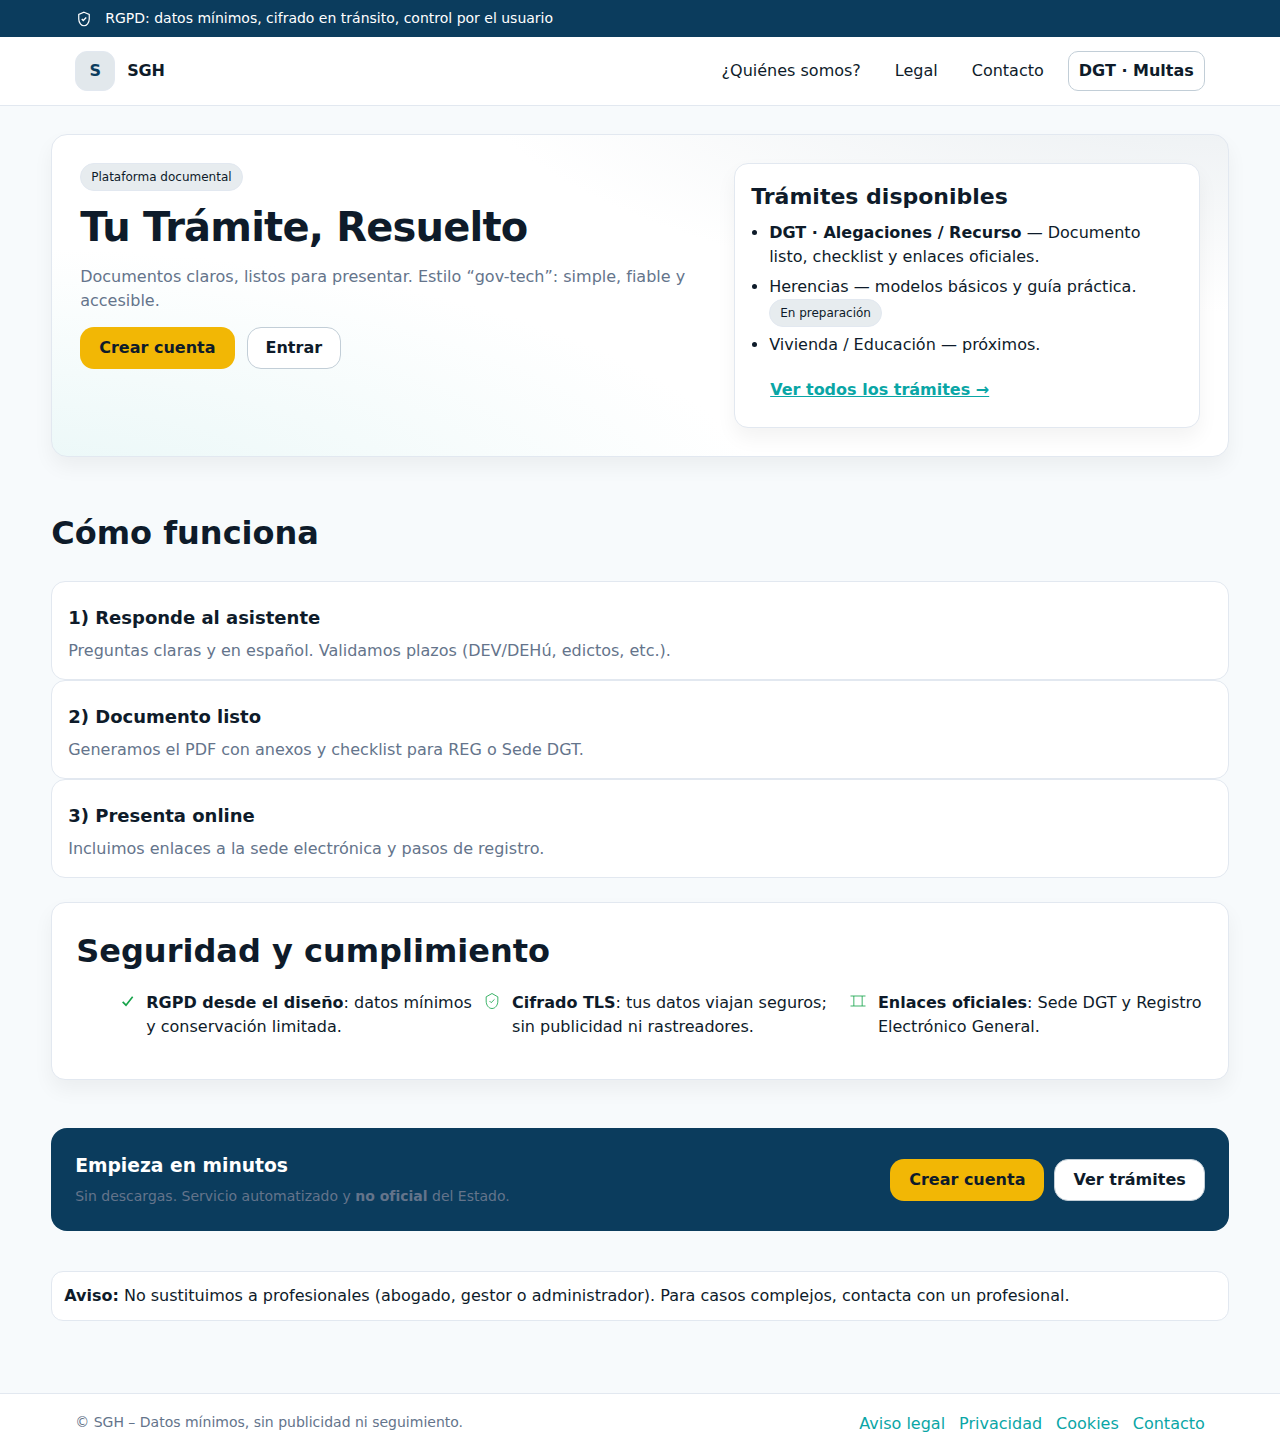
<file: index.html>
<!doctype html>
<html lang="es-ES">
<head>
  <meta charset="utf-8">
  <meta name="viewport" content="width=device-width,initial-scale=1">
  <title>SGH | Tu Trámite, Resuelto</title>
  <link rel="stylesheet" href="style.css">
  <style>
    /* ===== Portada (añadidos específicos, el resto usa style.css) ===== */
    .masthead{background:#fff;border-bottom:1px solid var(--c-border)}
    .masthead .container{display:flex;align-items:center;gap:16px;padding:14px var(--gap)}
    .brand{display:flex;align-items:center;gap:12px;font-weight:900;letter-spacing:-.01em;color:var(--c-text)}
    .brand-badge{width:40px;height:40px;border-radius:12px;display:grid;place-items:center;
      color:var(--c-primary);background:color-mix(in srgb,var(--c-primary) 12%,#fff);border:1px solid var(--c-border)}
    .nav a{color:var(--c-text);padding:8px 10px;border-radius:10px}
    .nav a:hover{background:color-mix(in srgb,var(--c-primary) 8%, #fff)}

    .hero-pro{
      border-radius:16px;border:1px solid var(--c-border);background:#fff;box-shadow:var(--shadow);
      padding:28px;
      background-image:
        radial-gradient(1200px 420px at 100% -30%, color-mix(in srgb, var(--c-primary) 10%, #fff), transparent 65%),
        radial-gradient(1200px 420px at -5% 120%, color-mix(in srgb, var(--c-secondary) 10%, #fff), transparent 65%);
      background-repeat:no-repeat;
    }
    .landing-grid{display:grid;gap:24px}
    @media (min-width:980px){ .landing-grid{grid-template-columns:1.15fr .85fr} }

    .lead{font-size:var(--h1);font-weight:900;letter-spacing:-.02em;margin:6px 0 8px}
    .sub{color:var(--c-muted);margin:0 0 14px}

    .tray{
      background:#fff;border:1px solid var(--c-border);border-radius:14px;padding:16px;
      box-shadow:var(--shadow)
    }
    .tray h3{font-size:var(--h3);margin:0 0 8px}
    .tray ul{margin:0;padding-left:18px}
    .tray li{margin:6px 0}
    .badge-soft{display:inline-block;font-size:12px;border-radius:999px;padding:4px 10px;
      background:color-mix(in srgb,var(--c-primary) 10%, #fff);border:1px solid var(--c-border)}

    .steps.grid{grid-template-columns:1fr}
    @media (min-width:900px){ .steps.grid{grid-template-columns:repeat(3,1fr)} }
    .step{background:#fff;border:1px solid var(--c-border);border-radius:14px;padding:16px}
    .step h4{margin:6px 0 8px;font-size:18px}

    .bullets{display:grid;gap:10px}
    @media (min-width:900px){ .bullets{grid-template-columns:repeat(3,1fr)} }
    .bullets li{list-style:none;display:flex;gap:10px;align-items:flex-start}
    .bullets svg{width:20px;height:20px;color:var(--c-success);flex:0 0 20px}

    .cta-band a{white-space:nowrap}
  </style>
</head>
<body>

<!-- Barra de confianza -->
<div class="trustbar">
  <div class="container">
    <svg aria-hidden="true" viewBox="0 0 24 24" fill="none" stroke="currentColor">
      <path d="M12 3l7 3v6c0 5-3.5 9-7 9s-7-4-7-9V6l7-3z" stroke-width="1.6"/>
      <path d="M9 12l2 2 4-4" stroke-width="1.8"/>
    </svg>
    <span>RGPD: datos mínimos, cifrado en tránsito, control por el usuario</span>
  </div>
</div>

<!-- Cabecera profesional -->
<header class="masthead">
  <div class="container">
    <a href="index.html" class="brand" aria-label="Inicio">
      <div class="brand-badge">S</div>
      <span>SGH</span>
    </a>
    <nav class="nav" aria-label="principal" style="margin-left:auto;display:flex;gap:14px;flex-wrap:wrap">
      <a href="quienes-somos.html">¿Quiénes somos?</a>
      <a href="aviso-legal.html">Legal</a>
      <a href="contacto.html">Contacto</a>
      <a class="btn btn-secondary" href="dgt-multas.html">DGT · Multas</a>
    </nav>
  </div>
</header>

<main class="container stack" style="padding:28px 0 40px">

  <!-- HÉROE -->
  <section class="hero-pro">
    <div class="landing-grid">
      <!-- Columna izquierda: mensaje y acciones -->
      <div>
        <div class="badge-soft">Plataforma documental</div>
        <h1 class="lead">Tu Trámite, Resuelto</h1>
        <p class="sub">Documentos claros, listos para presentar. Estilo “gov-tech”: simple, fiable y accesible.</p>
        <div style="display:flex;gap:12px;flex-wrap:wrap">
          <a class="btn btn-primary" href="registro.html?tab=registro" aria-label="Crear cuenta">Crear cuenta</a>
          <a class="btn btn-secondary" href="registro.html?tab=acceso" aria-label="Entrar">Entrar</a>
        </div>
      </div>

      <!-- Columna derecha: tarjeta de trámites destacados -->
      <aside class="tray" aria-label="Trámites disponibles">
        <h3>Trámites disponibles</h3>
        <ul>
          <li><strong>DGT · Alegaciones / Recurso</strong> — Documento listo, checklist y enlaces oficiales.</li>
          <li>Herencias — modelos básicos y guía práctica. <span class="badge-soft">En preparación</span></li>
          <li>Vivienda / Educación — próximos.</li>
        </ul>
        <div style="margin-top:12px">
          <a class="btn btn-ghost" href="paneles.html">Ver todos los trámites →</a>
        </div>
      </aside>
    </div>
  </section>

  <!-- CÓMO FUNCIONA -->
  <section class="stack" style="margin-top:28px">
    <h2 style="font-size:var(--h2);margin:0">Cómo funciona</h2>
    <div class="grid steps">
      <div class="step">
        <h4>1) Responde al asistente</h4>
        <p class="muted">Preguntas claras y en español. Validamos plazos (DEV/DEHú, edictos, etc.).</p>
      </div>
      <div class="step">
        <h4>2) Documento listo</h4>
        <p class="muted">Generamos el PDF con anexos y checklist para REG o Sede DGT.</p>
      </div>
      <div class="step">
        <h4>3) Presenta online</h4>
        <p class="muted">Incluimos enlaces a la sede electrónica y pasos de registro.</p>
      </div>
    </div>
  </section>

  <!-- SEGURIDAD Y CUMPLIMIENTO -->
  <section class="card">
    <h2 style="font-size:var(--h2);margin:0 0 10px">Seguridad y cumplimiento</h2>
    <ul class="bullets">
      <li>
        <svg viewBox="0 0 24 24" fill="none" stroke="currentColor"><path d="M20 7l-8 10-4-4" stroke-width="2"/></svg>
        <span><strong>RGPD desde el diseño</strong>: datos mínimos y conservación limitada.</span>
      </li>
      <li>
        <svg viewBox="0 0 24 24" fill="none" stroke="currentColor"><path d="M12 3l7 4v5c0 5-3 9-7 9s-7-4-7-9V7l7-4z"/><path d="M9 12l2 2 4-4"/></svg>
        <span><strong>Cifrado TLS</strong>: tus datos viajan seguros; sin publicidad ni rastreadores.</span>
      </li>
      <li>
        <svg viewBox="0 0 24 24" fill="none" stroke="currentColor"><path d="M3 6h18M7 6v12m10-12v12M3 18h18"/></svg>
        <span><strong>Enlaces oficiales</strong>: Sede DGT y Registro Electrónico General.</span>
      </li>
    </ul>
  </section>

  <!-- CTA FINAL -->
  <section class="cta-band" style="margin-top:24px">
    <div>
      <h3 style="margin:0 0 6px">Empieza en minutos</h3>
      <p class="small" style="margin:0">Sin descargas. Servicio automatizado y <b>no oficial</b> del Estado.</p>
    </div>
    <div style="display:flex;gap:10px;flex-wrap:wrap">
      <a class="btn btn-primary" href="registro.html?tab=registro">Crear cuenta</a>
      <a class="btn btn-secondary" href="paneles.html">Ver trámites</a>
    </div>
  </section>

  <!-- Aviso -->
  <section class="notice" style="margin-top:16px">
    <strong>Aviso:</strong> No sustituimos a profesionales (abogado, gestor o administrador). Para casos complejos, contacta con un profesional.
  </section>

</main>

<footer class="footer">
  <div class="container cols">
    <div class="small">© SGH – Datos mínimos, sin publicidad ni seguimiento.</div>
    <div style="display:flex;gap:14px;flex-wrap:wrap">
      <a href="aviso-legal.html">Aviso legal</a>
      <a href="privacidad.html">Privacidad</a>
      <a href="cookies.html">Cookies</a>
      <a href="contacto.html">Contacto</a>
    </div>
  </div>
</footer>

</body>
</html>
</file>
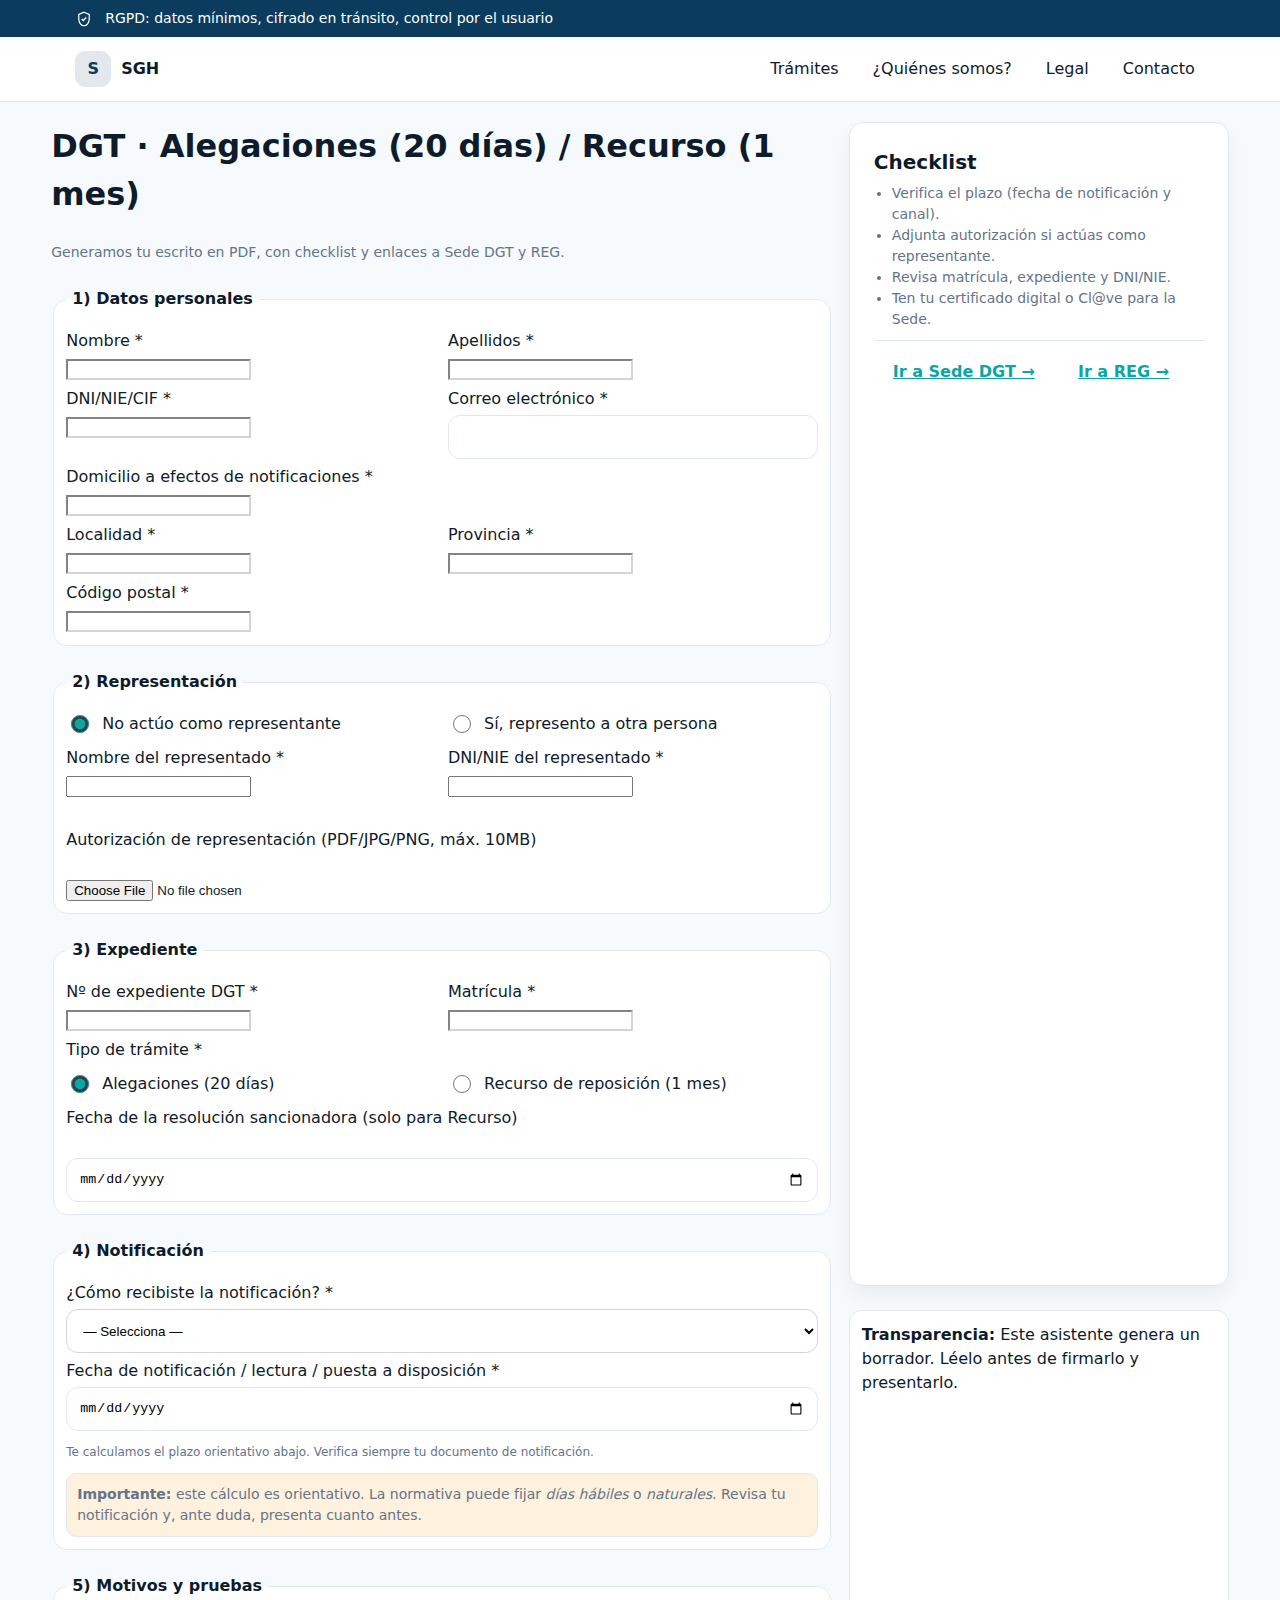
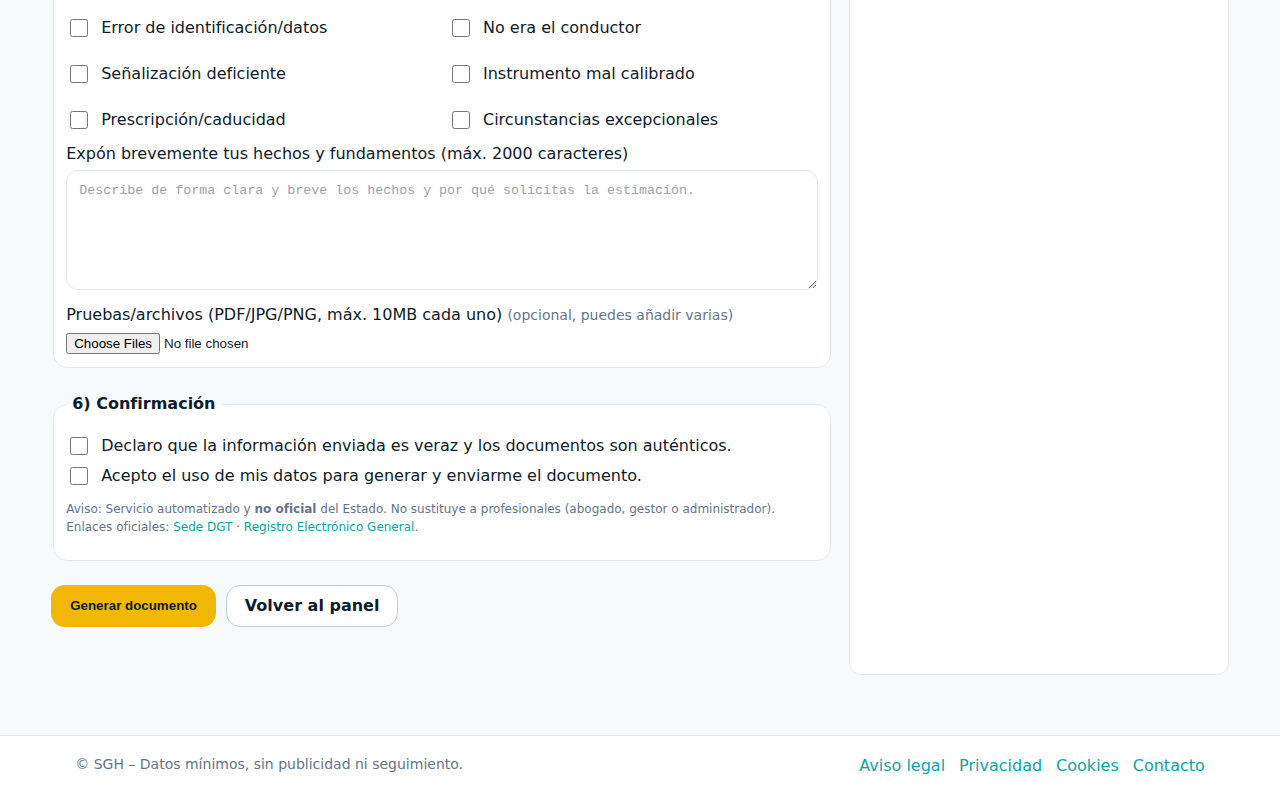
<file: formulario.html>
<!doctype html>
<html lang="es-ES">
<head>
<meta charset="utf-8">
<meta name="viewport" content="width=device-width,initial-scale=1">
<title>SGH | DGT · Alegaciones (20 días) / Recurso (1 mes)</title>
<link rel="stylesheet" href="style.css">
<style>
/* Estilos propios de esta página (el resto viene de style.css) */
.page-head{background:#fff;border-bottom:1px solid var(--c-border)}
.page-head .container{display:flex;align-items:center;gap:12px;padding:12px var(--gap)}
.brand{display:flex;align-items:center;gap:10px;font-weight:900;color:var(--c-text)}
.brand-badge{width:36px;height:36px;border-radius:10px;display:grid;place-items:center;
  color:var(--c-primary);background:color-mix(in srgb,var(--c-primary) 12%, #fff);border:1px solid var(--c-border)}

.grid-2{display:grid;gap:16px}
@media(min-width:1000px){ .grid-2{grid-template-columns:1fr 380px} }

fieldset{border:1px solid var(--c-border);border-radius:14px;padding:12px;background:#fff}
legend{font-weight:800;padding:0 6px}
label{display:block;margin:6px 0 4px}
input[type="text"],input[type="email"],input[type="date"],select,textarea{
  width:100%;height:44px;border:1px solid var(--c-border);border-radius:12px;padding:0 12px;background:#fff
}
textarea{min-height:120px;padding:12px}
input[type="checkbox"],input[type="radio"]{accent-color:var(--c-secondary)}
.row-2{display:grid;gap:12px}
@media(min-width:700px){ .row-2{grid-template-columns:1fr 1fr} }
.help{color:var(--c-muted);font-size:14px}
.small-muted{font-size:12px;color:var(--c-muted)}
.hr{height:1px;background:var(--c-border);margin:10px 0}
.notice-inline{background:color-mix(in srgb,var(--c-warning) 14%, #fff);border:1px solid var(--c-border);padding:10px;border-radius:10px}
.deadline{background:#fff;border:1px dashed var(--c-border);border-radius:12px;padding:12px}
.badge-soft{display:inline-block;border-radius:999px;padding:4px 10px;font-size:12px;background:color-mix(in srgb,var(--c-primary) 10%,#fff);border:1px solid var(--c-border)}
.hp{position:absolute;left:-9999px;top:auto;width:1px;height:1px;overflow:hidden}
</style>
</head>
<body>

<!-- barra de confianza -->
<div class="trustbar">
  <div class="container">
    <svg aria-hidden="true" viewBox="0 0 24 24" fill="none" stroke="currentColor">
      <path d="M12 3l7 3v6c0 5-3.5 9-7 9s-7-4-7-9V6l7-3z" stroke-width="1.6"/>
      <path d="M9 12l2 2 4-4" stroke-width="1.8"/>
    </svg>
    <span>RGPD: datos mínimos, cifrado en tránsito, control por el usuario</span>
  </div>
</div>

<!-- cabecera -->
<header class="page-head">
  <div class="container">
    <a href="index.html" class="brand" aria-label="Inicio">
      <div class="brand-badge">S</div><span>SGH</span>
    </a>
    <nav class="nav" aria-label="principal" style="margin-left:auto;display:flex;gap:14px;flex-wrap:wrap">
      <a href="paneles.html">Trámites</a>
      <a href="quienes-somos.html">¿Quiénes somos?</a>
      <a href="aviso-legal.html">Legal</a>
      <a href="contacto.html">Contacto</a>
    </nav>
  </div>
</header>

<main class="container stack" style="padding:20px 0 28px">
  <section class="grid-2">
    <!-- ======= FORMULARIO ======= -->
    <form id="form-dgt" class="stack" method="POST" enctype="multipart/form-data"
          action="https://hook.eu2.make.com/pa2zsel75tqx6bhyjptpkqr2gdf4kxks">
      <input type="hidden" name="form_name" value="dgt_multas">
      <input type="hidden" name="timestamp_iso" id="ts">
      <input type="hidden" name="source_url" id="src">
      <input type="hidden" name="plazo_calculado" id="plazo_calculado">
      <input type="hidden" name="plazo_detalle" id="plazo_detalle">
      <input type="hidden" name="notificacion_efectiva" id="not_efectiva">
      <!-- honeypot -->
      <div class="hp"><label for="web">Si ves esto, déjalo vacío</label><input id="web" name="website"></div>

      <h1 style="margin:0">DGT · Alegaciones (20 días) / Recurso (1 mes)</h1>
      <p class="small" style="margin:0;color:var(--c-muted)">
        Generamos tu escrito en PDF, con checklist y enlaces a Sede DGT y REG.
      </p>

      <fieldset>
        <legend>1) Datos personales</legend>
        <div class="row-2">
          <div><label>Nombre *</label><input name="nombre" required></div>
          <div><label>Apellidos *</label><input name="apellidos" required></div>
        </div>
        <div class="row-2">
          <div><label>DNI/NIE/CIF *</label><input name="dni" required></div>
          <div><label>Correo electrónico *</label><input type="email" name="email" required></div>
        </div>
        <label>Domicilio a efectos de notificaciones *</label>
        <input name="domicilio" required>
        <div class="row-2">
          <div><label>Localidad *</label><input name="localidad" required></div>
          <div><label>Provincia *</label><input name="provincia" required></div>
        </div>
        <label>Código postal *</label><input name="cp" required>
      </fieldset>

      <fieldset>
        <legend>2) Representación</legend>
        <div class="row-2">
          <label class="control"><input type="radio" name="actua_como" value="interesado" checked> No actúo como representante</label>
          <label class="control"><input type="radio" name="actua_como" value="representante"> Sí, represento a otra persona</label>
        </div>
        <div id="rep-box" class="stack" hidden>
          <div class="row-2">
            <div><label>Nombre del representado *</label><input name="rep_nombre"></div>
            <div><label>DNI/NIE del representado *</label><input name="rep_dni"></div>
          </div>
          <label>Autorización de representación (PDF/JPG/PNG, máx. 10MB)</label>
          <input type="file" name="rep_autorizacion" accept=".pdf,.jpg,.jpeg,.png">
        </div>
      </fieldset>

      <fieldset>
        <legend>3) Expediente</legend>
        <div class="row-2">
          <div><label>Nº de expediente DGT *</label><input name="expediente" required></div>
          <div><label>Matrícula *</label><input name="matricula" required></div>
        </div>
        <label>Tipo de trámite *</label>
        <div class="row-2">
          <label class="control"><input type="radio" name="tipo" value="alegaciones" checked> Alegaciones (20 días)</label>
          <label class="control"><input type="radio" name="tipo" value="recurso"> Recurso de reposición (1 mes)</label>
        </div>
        <div id="fecha-resol" class="stack" hidden>
          <label>Fecha de la resolución sancionadora (solo para Recurso)</label>
          <input type="date" name="fecha_resolucion">
        </div>
      </fieldset>

      <fieldset>
        <legend>4) Notificación</legend>
        <label>¿Cómo recibiste la notificación? *</label>
        <select id="canal" name="canal" required>
          <option value="" selected>— Selecciona —</option>
          <option>Boletín en el acto</option>
          <option>Postal</option>
          <option>DEV leída</option>
          <option>DEV no leída</option>
          <option>DEHú leída</option>
          <option>DEHú no leída</option>
          <option>Edictos (TEU/BOE)</option>
        </select>

        <label id="lbl-fecha">Fecha de notificación / lectura / puesta a disposición *</label>
        <input type="date" id="fecha" name="fecha_evento" required>
        <p class="small-muted">Te calculamos el plazo orientativo abajo. Verifica siempre tu documento de notificación.</p>

        <div class="deadline" id="plazoBox" hidden>
          <div><b>Notificación efectiva:</b> <span id="out-efectiva">—</span></div>
          <div><b>Plazo para presentar:</b> <span id="out-plazo">—</span> <span class="badge-soft" id="out-tipo">—</span></div>
          <div class="small-muted" id="out-detalle">—</div>
        </div>

        <div class="notice-inline small" style="margin-top:10px">
          <b>Importante:</b> este cálculo es orientativo. La normativa puede fijar <i>días hábiles</i> o <i>naturales</i>. Revisa tu notificación y, ante duda, presenta cuanto antes.
        </div>
      </fieldset>

      <fieldset>
        <legend>5) Motivos y pruebas</legend>
        <div class="row-2">
          <label class="control"><input type="checkbox" name="motivos[]" value="error_identificacion"> Error de identificación/datos</label>
          <label class="control"><input type="checkbox" name="motivos[]" value="no_conductor"> No era el conductor</label>
          <label class="control"><input type="checkbox" name="motivos[]" value="senalizacion"> Señalización deficiente</label>
          <label class="control"><input type="checkbox" name="motivos[]" value="instrumento"> Instrumento mal calibrado</label>
          <label class="control"><input type="checkbox" name="motivos[]" value="prescripcion"> Prescripción/caducidad</label>
          <label class="control"><input type="checkbox" name="motivos[]" value="circ_excepcionales"> Circunstancias excepcionales</label>
        </div>
        <label>Expón brevemente tus hechos y fundamentos (máx. 2000 caracteres)</label>
        <textarea name="relato" maxlength="2000" placeholder="Describe de forma clara y breve los hechos y por qué solicitas la estimación."></textarea>

        <label>Pruebas/archivos (PDF/JPG/PNG, máx. 10MB cada uno) <span class="help">(opcional, puedes añadir varias)</span></label>
        <input type="file" name="archivos[]" accept=".pdf,.jpg,.jpeg,.png" multiple>
      </fieldset>

      <fieldset>
        <legend>6) Confirmación</legend>
        <label class="control"><input type="checkbox" name="veracidad" required> Declaro que la información enviada es veraz y los documentos son auténticos.</label>
        <label class="control"><input type="checkbox" name="consentimiento" required> Acepto el uso de mis datos para generar y enviarme el documento.</label>
        <p class="small-muted">
          Aviso: Servicio automatizado y <b>no oficial</b> del Estado. No sustituye a profesionales (abogado, gestor o administrador). Enlaces oficiales: 
          <a href="https://sede.dgt.gob.es" target="_blank" rel="noopener">Sede DGT</a> · 
          <a href="https://rec.redsara.es" target="_blank" rel="noopener">Registro Electrónico General</a>.
        </p>
      </fieldset>

      <div style="display:flex;gap:10px;flex-wrap:wrap">
        <button id="btnSend" class="btn btn-primary" type="submit">Generar documento</button>
        <a class="btn btn-secondary" href="paneles.html">Volver al panel</a>
      </div>
      <p id="status" class="small-muted" role="status" aria-live="polite"></p>
    </form>

    <!-- ======= LATERAL ======= -->
    <aside class="stack">
      <section class="card">
        <h2 style="font-size:20px;margin:0 0 6px">Checklist</h2>
        <ul class="small" style="margin:0 0 6px;padding-left:18px">
          <li>Verifica el plazo (fecha de notificación y canal).</li>
          <li>Adjunta autorización si actúas como representante.</li>
          <li>Revisa matrícula, expediente y DNI/NIE.</li>
          <li>Ten tu certificado digital o Cl@ve para la Sede.</li>
        </ul>
        <div class="hr"></div>
        <a class="btn btn-ghost" href="https://sede.dgt.gob.es" target="_blank" rel="noopener">Ir a Sede DGT →</a>
        <a class="btn btn-ghost" href="https://rec.redsara.es" target="_blank" rel="noopener">Ir a REG →</a>
      </section>

      <section class="notice">
        <b>Transparencia:</b> Este asistente genera un borrador. Léelo antes de firmarlo y presentarlo.
      </section>
    </aside>
  </section>
</main>

<footer class="footer">
  <div class="container cols">
    <div class="small">© SGH – Datos mínimos, sin publicidad ni seguimiento.</div>
    <div style="display:flex;gap:14px;flex-wrap:wrap">
      <a href="aviso-legal.html">Aviso legal</a>
      <a href="privacidad.html">Privacidad</a>
      <a href="cookies.html">Cookies</a>
      <a href="contacto.html">Contacto</a>
    </div>
  </div>
</footer>

<script>
/* completar hidden y UI */
document.getElementById('ts').value = new Date().toISOString();
document.getElementById('src').value = location.href;

/* representación */
const radiosRep = document.querySelectorAll('input[name="actua_como"]');
const repBox = document.getElementById('rep-box');
function toggleRep(){ repBox.hidden = !document.querySelector('input[name="actua_como"][value="representante"]').checked; }
radiosRep.forEach(r=>r.addEventListener('change',toggleRep)); toggleRep();

/* tipo trámite fecha resolución */
const tipoRad = document.querySelectorAll('input[name="tipo"]');
const fechaRes = document.getElementById('fecha-resol');
function toggleRes(){ fechaRes.hidden = document.querySelector('input[name="tipo"][value="recurso"]').checked ? false : true; }
tipoRad.forEach(r=>r.addEventListener('change',()=>{toggleRes(); calcPlazo();}));
toggleRes();

/* cálculo de plazos (orientativo) */
const canal = document.getElementById('canal');
const fecha = document.getElementById('fecha');
const outEfectiva = document.getElementById('out-efectiva');
const outPlazo = document.getElementById('out-plazo');
const outTipo = document.getElementById('out-tipo');
const outDetalle = document.getElementById('out-detalle');
const plazoBox = document.getElementById('plazoBox');
const notEf = document.getElementById('not_efectiva');
const plazoCalc = document.getElementById('plazo_calculado');
const plazoDet = document.getElementById('plazo_detalle');

function parse(d){ const t = new Date(d); if(isNaN(t)) return null; t.setHours(12,0,0,0); return t; }
function fmt(d){ return d ? d.toLocaleDateString('es-ES') : '—'; }
function addDays(d,n){ const x = new Date(d); x.setDate(x.getDate()+n); return x; }
function addBusinessDays(d,n){
  let x=new Date(d), added=0;
  while(added<n){ x.setDate(x.getDate()+1); const wd=x.getDay(); if(wd!==0 && wd!==6) added++; }
  return x;
}
function addMonthsSameDay(d,months){
  const x=new Date(d); const day=x.getDate();
  x.setMonth(x.getMonth()+months);
  if(x.getDate()!==day){ x.setDate(0); } // último día del mes si no existe
  return x;
}

function calcPlazo(){
  const c = canal.value;
  const f = parse(fecha.value);
  const esRecurso = document.querySelector('input[name="tipo"][value="recurso"]').checked;
  const fResol = parse(document.querySelector('input[name="fecha_resolucion"]')?.value);

  if(!c || !f){ plazoBox.hidden=true; return; }

  let notifEf = f; // notificación efectiva
  let detalle = [];
  if(c==='DEV no leída' || c==='DEHú no leída'){
    notifEf = addDays(f,10); // regla 10 días
    detalle.push('DEV/DEHú no leída: se entiende notificado al décimo día natural desde la puesta a disposición.');
  }else if(c==='DEV leída' || c==='DEHú leída'){
    detalle.push('DEV/DEHú leída: se cuenta desde la fecha de acceso/lectura.');
  }else if(c==='Boletín en el acto'){
    detalle.push('Boletín en el acto: se cuenta desde el día siguiente.');
  }else if(c==='Postal'){
    detalle.push('Postal: desde la recepción indicada en el aviso.');
  }else if(c==='Edictos (TEU/BOE)'){
    detalle.push('Edictos: desde la publicación indicada.');
  }

  let plazoFin, etiqueta;
  if(esRecurso){
    // Recurso de reposición: 1 mes desde la notificación de la resolución sancionadora
    const base = fResol || notifEf;
    plazoFin = addMonthsSameDay(base,1);
    etiqueta = '1 mes (resolución)';
    detalle.push('Recurso: 1 mes desde la notificación de la resolución sancionadora.');
  }else{
    // Alegaciones: mostramos dos referencias (naturales y hábiles) por seguridad
    const finNat = addDays(notifEf,20);
    const finHab = addBusinessDays(notifEf,20);
    plazoFin = finNat; // mostramos naturales como principal
    etiqueta = '20 días';
    detalle.push(`Alegaciones: 20 días. Naturales: ${fmt(finNat)} · Hábiles aprox.: ${fmt(finHab)}.`);
  }

  outEfectiva.textContent = fmt(notifEf);
  outPlazo.textContent = fmt(plazoFin);
  outTipo.textContent = etiqueta;
  outDetalle.textContent = detalle.join(' ');
  plazoBox.hidden = false;

  // enviar al webhook
  notEf.value = notifEf.toISOString();
  plazoCalc.value = plazoFin.toISOString();
  plazoDet.value = outDetalle.textContent;
}
canal.addEventListener('change', calcPlazo);
fecha.addEventListener('change', calcPlazo);
document.querySelector('input[name="fecha_resolucion"]')?.addEventListener('change', calcPlazo);

/* UX envío */
const form = document.getElementById('form-dgt');
const statusEl = document.getElementById('status');
const btn = document.getElementById('btnSend');
form.addEventListener('submit', (e)=>{
  if(document.getElementById('web').value){ e.preventDefault(); return; } // bot
  btn.disabled = true; btn.textContent = 'Enviando…'; statusEl.textContent='Enviando…';
});
</script>
</body>
</html>
</file>
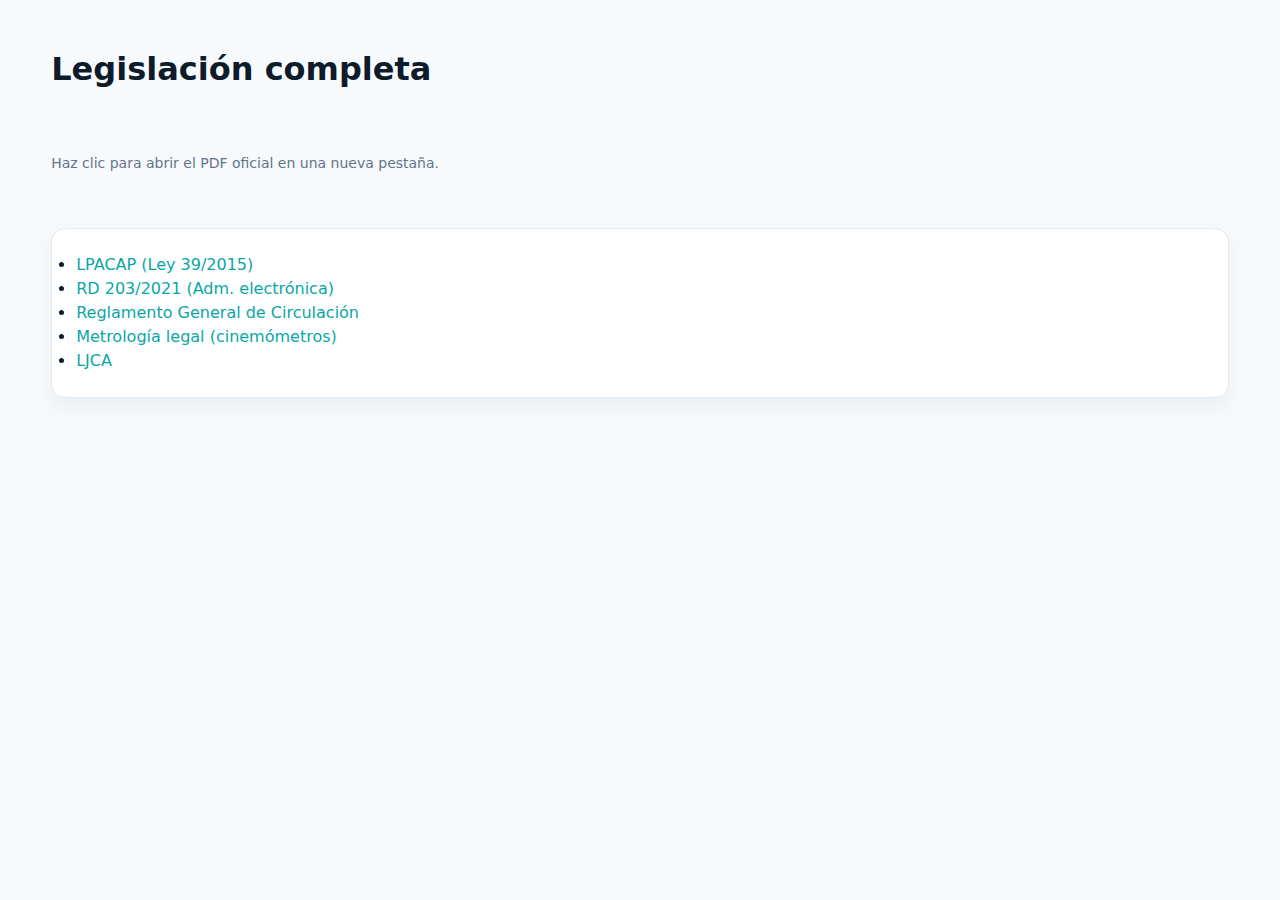
<file: legislacion.html>
<!doctype html><meta charset="utf-8">
<title>SGH | Legislación</title>
<link rel="stylesheet" href="style.css">

<main class="container stack" style="padding:24px 0">
  <h1>Legislación completa</h1>
  <p class="small">Haz clic para abrir el PDF oficial en una nueva pestaña.</p>

  <ul class="card">
    <li><a target="_blank" rel="noopener"
      href="https://github.com/gestionsgh-sudo/sgh-web/releases/latest/download/LPACAP.pdf">LPACAP (Ley 39/2015)</a></li>

    <li><a target="_blank" rel="noopener"
      href="https://github.com/gestionsgh-sudo/sgh-web/releases/latest/download/Real.Decreto.203.pdf">RD 203/2021 (Adm. electrónica)</a></li>

    <li><a target="_blank" rel="noopener"
      href="https://github.com/gestionsgh-sudo/sgh-web/releases/latest/download/REGLAMENTO.GENERAL.CIRCULACION.pdf">Reglamento General de Circulación</a></li>

    <li><a target="_blank" rel="noopener"
      href="https://github.com/gestionsgh-sudo/sgh-web/releases/latest/download/METROLOGIA.LEGAL.pdf">Metrología legal (cinemómetros)</a></li>

    <li><a target="_blank" rel="noopener"
      href="https://github.com/gestionsgh-sudo/sgh-web/releases/latest/download/LJCA.pdf">LJCA</a></li>
  </ul>
</main>
</file>
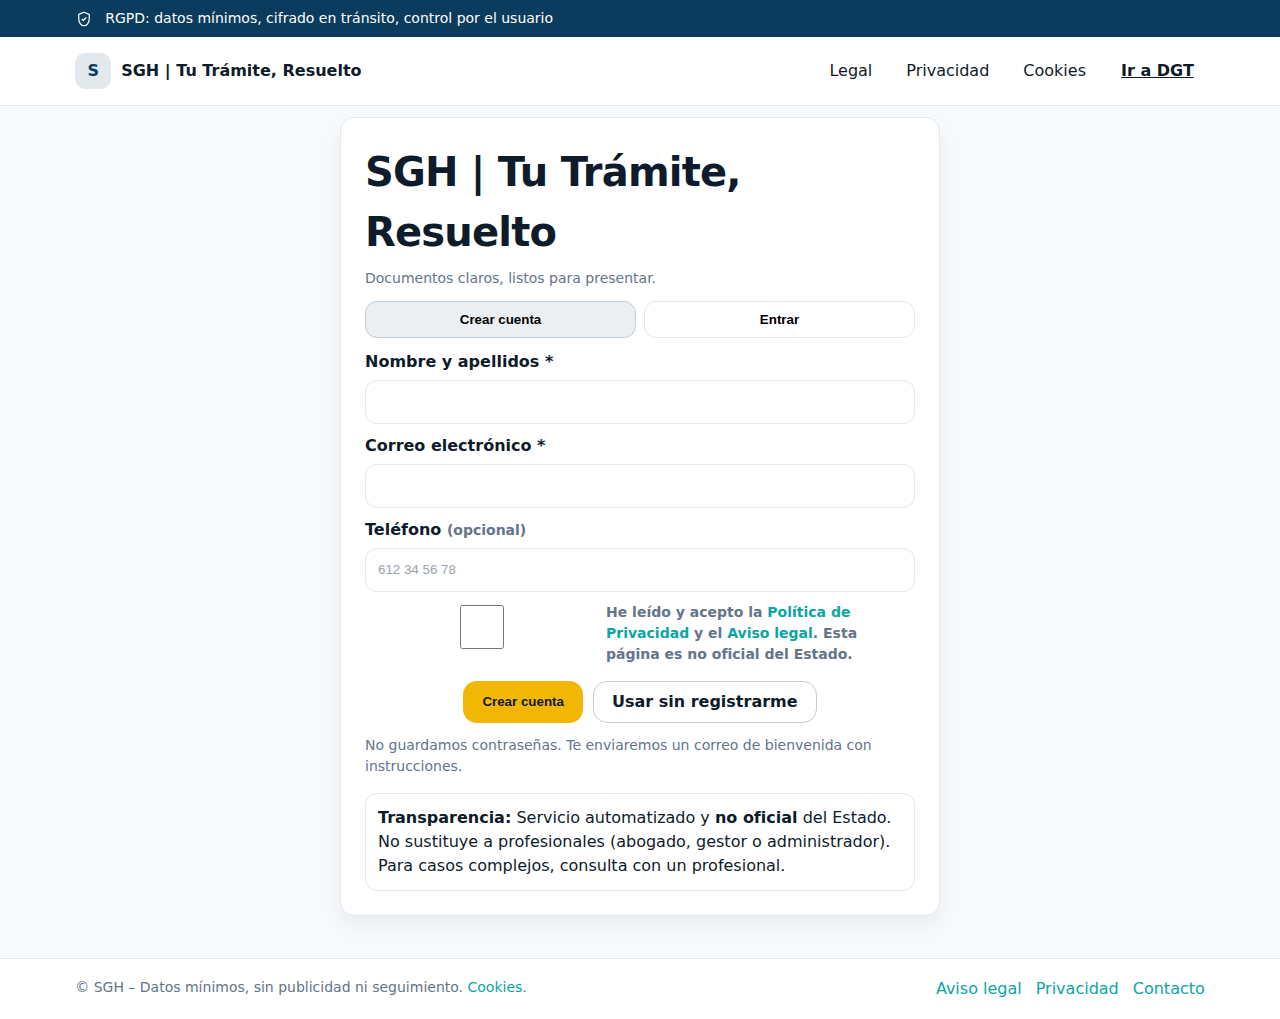
<file: registro.html>
<!doctype html>
<html lang="es-ES">
<head>
  <meta charset="utf-8">
  <meta name="viewport" content="width=device-width,initial-scale=1">
  <meta name="color-scheme" content="light">
  <title>SGH | Tu Trámite, Resuelto · Registro</title>
  <link rel="stylesheet" href="style.css">
  <style>
    /* Estilos locales mínimos */
    .auth-wrap{min-height:calc(100dvh - 80px);display:grid;place-items:center}
    .auth{width:min(600px,92vw)}
    .tabs{display:flex;gap:8px;margin:0 0 12px}
    .tab{flex:1;text-align:center;padding:10px;border:1px solid var(--c-border);
         background:#fff;border-radius:12px;font-weight:700;cursor:pointer}
    .tab[aria-selected="true"]{background:color-mix(in srgb,var(--c-primary) 8%,#fff);
         border-color:color-mix(in srgb,var(--c-primary) 25%,#fff)}
    .field{margin:10px 0}
    .field label{font-weight:600;margin-bottom:6px;display:block}
    .field input{width:100%;height:44px;border:1px solid var(--c-border);
         border-radius:12px;padding:0 12px;background:#fff}
    .agree{display:flex;gap:8px;align-items:flex-start}
    .muted{color:var(--c-muted);font-size:14px}
    .center{display:flex;justify-content:center}
    .hp{position:absolute;left:-9999px;top:auto;width:1px;height:1px;overflow:hidden} /* honeypot */
    .status{font-size:14px;color:var(--c-muted);margin-top:8px}
  </style>
</head>
<body>

<!-- Barra superior -->
<div class="trustbar">
  <div class="container">
    <svg aria-hidden="true" viewBox="0 0 24 24" fill="none" stroke="currentColor">
      <path d="M12 3l7 3v6c0 5-3.5 9-7 9s-7-4-7-9V6l7-3z" stroke-width="1.6"/>
      <path d="M9 12l2 2 4-4" stroke-width="1.8"/>
    </svg>
    <span>RGPD: datos mínimos, cifrado en tránsito, control por el usuario</span>
  </div>
</div>

<!-- Cabecera -->
<header class="header">
  <div class="container">
    <a class="logo" href="index.html" aria-label="Inicio SGH">
      <div class="logo-mark">S</div> SGH | Tu Trámite, Resuelto
    </a>
    <nav class="nav" aria-label="principal">
      <a href="aviso-legal.html">Legal</a>
      <a href="privacidad.html">Privacidad</a>
      <a href="cookies.html">Cookies</a>
      <a class="btn btn-ghost" href="dgt-multas.html">Ir a DGT</a>
    </nav>
  </div>
</header>

<main class="auth-wrap container">
  <section class="auth card" aria-labelledby="titulo-auth">
    <h1 id="titulo-auth" style="font-size:var(--h1);margin:0 0 6px;letter-spacing:-.02em">
      SGH | Tu Trámite, Resuelto
    </h1>
    <p class="muted" style="margin:0 0 12px">Documentos claros, listos para presentar.</p>

    <!-- Pestañas accesibles -->
    <div id="tabs" role="tablist" aria-label="Registro o acceso" class="tabs">
      <button id="t-reg" class="tab" role="tab" aria-selected="true"
              aria-controls="panel-reg" tabindex="0">Crear cuenta</button>
      <button id="t-log" class="tab" role="tab" aria-selected="false"
              aria-controls="panel-log" tabindex="-1">Entrar</button>
    </div>

    <!-- Panel Registro -->
    <div id="panel-reg" role="tabpanel" aria-labelledby="t-reg">
      <form action="https://hook.eu2.make.com/a8h3mpvg6yfsjs53wajm4jk93mixl4bl"
            method="POST" id="form-reg" accept-charset="UTF-8" novalidate>
        <input type="hidden" name="form_name" value="registro">
        <input type="hidden" name="timestamp_iso" id="ts_reg">
        <input type="hidden" name="source_url" id="src_reg">
        <input type="hidden" name="consent_version" value="v1.0">
        <!-- Honeypot antispam -->
        <div class="hp">
          <label for="r-web">Si ves este campo, déjalo vacío</label>
          <input id="r-web" name="website" autocomplete="off">
        </div>

        <div class="field">
          <label for="r-nombre">Nombre y apellidos *</label>
          <input id="r-nombre" name="nombre_completo" autocomplete="name" required>
        </div>
        <div class="field">
          <label for="r-email">Correo electrónico *</label>
          <input id="r-email" type="email" name="email" autocomplete="email"
                 inputmode="email" required>
        </div>
        <div class="field">
          <label for="r-telefono">Teléfono <span class="muted">(opcional)</span></label>
          <input id="r-telefono" name="telefono" autocomplete="tel" inputmode="tel"
                 placeholder="612 34 56 78"
                 pattern="^(\+34\s?)?([6-9]\d{2}[\s\-]?\d{3}[\s\-]?\d{3})$"
                 title="Formato válido: 612345678, 612 34 56 78 o con +34">
        </div>
        <div class="field agree">
          <input id="r-rgpd" type="checkbox" name="acepto_rgpd" required>
          <label for="r-rgpd" class="muted">
            He leído y acepto la <a href="privacidad.html" target="_blank" rel="noopener">Política de Privacidad</a> y el
            <a href="aviso-legal.html" target="_blank" rel="noopener">Aviso legal</a>. Esta página es <strong>no oficial</strong> del Estado.
          </label>
        </div>

        <div class="center" style="gap:10px;margin-top:8px">
          <button id="btnReg" class="btn btn-primary" type="submit">Crear cuenta</button>
          <a class="btn btn-secondary" href="dgt-multas.html">Usar sin registrarme</a>
        </div>
        <p class="muted" style="margin-top:12px">
          No guardamos contraseñas. Te enviaremos un correo de bienvenida con instrucciones.
        </p>
        <p id="status-reg" class="status" role="status" aria-live="polite"></p>
      </form>
    </div>

    <!-- Panel Acceso (enlace mágico) -->
    <div id="panel-log" role="tabpanel" aria-labelledby="t-log" hidden>
      <form action="https://hook.eu2.make.com/an6s374mshxd7iol5f84pybd2ddkxggl" method="POST" id="form-log" accept-charset="UTF-8" novalidate>
        <input type="hidden" name="form_name" value="acceso">
        <input type="hidden" name="timestamp_iso" id="ts_log">
        <input type="hidden" name="source_url" id="src_log">
        <input type="hidden" name="consent_version" value="v1.0">
        <div class="hp">
          <label for="l-web">Si ves este campo, déjalo vacío</label>
          <input id="l-web" name="website" autocomplete="off">
        </div>

        <div class="field">
          <label for="l-email">Correo electrónico *</label>
          <input id="l-email" type="email" name="email" autocomplete="email"
                 inputmode="email" required>
        </div>
        <div class="center" style="gap:10px;margin-top:8px">
          <button id="btnLog" class="btn btn-primary" type="submit">Enviarme enlace de acceso</button>
          <a class="btn btn-secondary" href="dgt-multas.html">Ir a DGT</a>
        </div>
        <p class="muted" style="margin-top:12px">Recibirás un enlace temporal para entrar. Sin contraseñas.</p>
        <p id="status-log" class="status" role="status" aria-live="polite"></p>
      </form>
    </div>

    <div class="notice" style="margin-top:16px">
      <strong>Transparencia:</strong> Servicio automatizado y <strong>no oficial</strong> del Estado. No sustituye a profesionales
      (abogado, gestor o administrador). Para casos complejos, consulta con un profesional.
    </div>

    <noscript>
      <p class="muted" style="margin-top:12px">
        Nota: si no ves las pestañas, tu navegador tiene JavaScript desactivado. Verás ambos formularios uno debajo del otro.
      </p>
    </noscript>
  </section>
</main>

<footer class="footer">
  <div class="container cols">
    <div class="small">
      © SGH – Datos mínimos, sin publicidad ni seguimiento. <a href="cookies.html">Cookies</a>.
    </div>
    <div style="display:flex;gap:14px;flex-wrap:wrap">
      <a href="aviso-legal.html">Aviso legal</a>
      <a href="privacidad.html">Privacidad</a>
      <a href="contacto.html">Contacto</a>
    </div>
  </div>
</footer>

<script>
/* ===== Pestañas accesibles (ratón + teclado) ===== */
const tReg = document.getElementById('t-reg');
const tLog = document.getElementById('t-log');
const pReg = document.getElementById('panel-reg');
const pLog = document.getElementById('panel-log');

function selectTab(which){
  const isReg = which==='reg';
  tReg.setAttribute('aria-selected', isReg);
  tLog.setAttribute('aria-selected', !isReg);
  tReg.tabIndex = isReg ? 0 : -1;
  tLog.tabIndex = isReg ? -1 : 0;
  pReg.hidden = !isReg;
  pLog.hidden = isReg;
  (isReg ? tReg : tLog).focus();
}
tReg.addEventListener('click', ()=>selectTab('reg'));
tLog.addEventListener('click', ()=>selectTab('log'));
document.getElementById('tabs').addEventListener('keydown', (e)=>{
  if(e.key==='ArrowRight') { e.preventDefault(); selectTab('log'); }
  if(e.key==='ArrowLeft')  { e.preventDefault(); selectTab('reg'); }
});

/* ===== Campos ocultos comunes ===== */
function setHidden(formId, tsId, srcId){
  const f = document.getElementById(formId);
  document.getElementById(tsId).value  = new Date().toISOString();
  document.getElementById(srcId).value = location.href;
}
setHidden('form-reg','ts_reg','src_reg');
setHidden('form-log','ts_log','src_log');

/* ===== Anti-spam, evitar doble envío y estado ===== */
function wireForm(formId, btnId, hpId, statusId){
  const form = document.getElementById(formId);
  const btn  = document.getElementById(btnId);
  const hp   = document.getElementById(hpId);
  const st   = document.getElementById(statusId);
  form.addEventListener('submit', (e)=>{
    if(hp.value){ e.preventDefault(); return; }          // bot
    if(!form.checkValidity()){
      e.preventDefault();
      st.textContent = 'Revisa los campos marcados.';
      return;
    }
    btn.disabled = true;
    btn.textContent = 'Enviando…';
    st.textContent = 'Enviando…';
  });
}
wireForm('form-reg','btnReg','r-web','status-reg');
wireForm('form-log','btnLog','l-web','status-log');
</script>
</body>
</html>
</file>
<file: style.css>
/* ===============================
   SGH · Hoja de estilos base
   Paleta y patrones gov-tech sencillos
   =============================== */

/* ====== Design tokens ====== */
:root{
  /* Colores */
  --c-primary:#0B3C5D;   /* azul petróleo */
  --c-secondary:#0AA6A6; /* teal */
  --c-cta:#F2B705;       /* ámbar */
  --c-bg:#F7FAFC;        /* fondo */
  --c-text:#0E1B2A;      /* texto principal */
  --c-muted:#64748B;     /* texto secundario */
  --c-border:#E2E8F0;    /* bordes */
  --c-surface:#FFFFFF;   /* superficies */
  --c-success:#16A34A;
  --c-warning:#F59E0B;
  --c-danger:#DC2626;

  /* Tipografía y tamaños */
  --ff: system-ui, "Inter", "Segoe UI", Roboto, "SF Pro", Arial, sans-serif;
  --h1: clamp(36px, 4vw, 40px);
  --h2: clamp(28px, 3vw, 32px);
  --h3: clamp(20px, 2.2vw, 22px);
  --body: 16px;
  --small: 14px;

  /* Layout */
  --radius: 14px;              /* 12–16px */
  --shadow: 0 10px 20px rgba(0,0,0,.05);
  --container: min(1280px, 92vw);
  --gap: 24px;                 /* ritmo: 4,8,12,16,24,32,48,64 */

  /* Anillos de foco */
  --focus: 0 0 0 3px rgba(10,166,166,.45);
}

/* ====== Reset breve y base ====== */
*{box-sizing:border-box}
html{scroll-behavior:smooth}
@media (prefers-reduced-motion: reduce){
  html{scroll-behavior:auto}
  *{animation-duration:0.01ms !important;animation-iteration-count:1 !important;transition-duration:0.01ms !important}
}
body{
  margin:0;background:var(--c-bg);color:var(--c-text);
  font-family:var(--ff);font-size:var(--body);line-height:1.5;
}
img{max-width:100%;display:block}
a{color:var(--c-secondary);text-decoration:none}
a:hover{filter:brightness(.92)}

/* Accesibilidad */
:focus-visible{outline:3px solid var(--c-secondary);outline-offset:2px;border-radius:8px}
.sr-only{position:absolute!important;width:1px;height:1px;padding:0;margin:-1px;overflow:hidden;clip:rect(0,0,0,0);white-space:nowrap;border:0}
.hidden{display:none!important}

/* ====== Estructura ====== */
.container{width:var(--container);margin:auto;padding:0 var(--gap)}
.stack{display:grid;gap:var(--gap)}
/* variantes de espaciado rápido */
.stack-12{display:grid;gap:12px}
.stack-8{display:grid;gap:8px}

.row{display:grid;gap:var(--gap)}
@media (min-width:900px){ .row{grid-template-columns:repeat(12,1fr)} }

.cols{display:grid;gap:12px}
@media (min-width:900px){ .cols{grid-template-columns:1fr auto} }

.card{
  background:var(--c-surface);border:1px solid var(--c-border);
  border-radius:var(--radius);box-shadow:var(--shadow);padding:24px;
}

.text-center{text-align:center}
.muted{color:var(--c-muted)}
.small{font-size:var(--small);color:var(--c-muted)}

/* ====== Barra superior de confianza ====== */
.trustbar{background:var(--c-primary);color:#fff;font-size:var(--small)}
.trustbar .container{display:flex;gap:12px;align-items:center;padding:8px var(--gap)}
.trustbar svg{width:18px;height:18px;flex:0 0 18px}

/* ====== Header (logo + menú) ====== */
.header{background:#fff;border-bottom:1px solid var(--c-border)}
.header .container{display:flex;align-items:center;gap:16px;padding:14px var(--gap)}
.logo{display:flex;align-items:center;gap:10px;color:var(--c-text);font-weight:900}
.logo-mark{
  width:36px;height:36px;border-radius:10px;background:color-mix(in srgb, var(--c-primary) 12%, white);
  display:grid;place-items:center;color:var(--c-primary);font-weight:900;
}
.nav{display:flex;gap:14px;flex-wrap:wrap;margin-left:auto}
.nav a{color:var(--c-text);padding:8px 10px;border-radius:10px}
.nav a:hover{background:color-mix(in srgb, var(--c-primary) 8%, white)}

/* ====== Botones ====== */
.btn{
  display:inline-flex;align-items:center;gap:8px;
  padding:12px 18px;border-radius:14px;border:1px solid transparent;
  font-weight:700;cursor:pointer;white-space:nowrap;line-height:1;
}
.btn:focus-visible{box-shadow:var(--focus)}
.btn:disabled{opacity:.6;cursor:not-allowed}

.btn-primary{background:var(--c-cta);color:var(--c-text)}
.btn-primary:hover{filter:brightness(.95)}
.btn-secondary{background:#fff;color:var(--c-text);border-color:color-mix(in srgb, var(--c-primary) 25%, #fff)}
.btn-secondary:hover{background:color-mix(in srgb, var(--c-primary) 6%, white)}
.btn-ghost{background:transparent;color:var(--c-secondary);text-decoration:underline}
.btn-success{background:var(--c-success);color:#fff}
.btn-warning{background:var(--c-warning);color:#111}
.btn-danger{background:var(--c-danger);color:#fff}

/* ====== Héroe ====== */
.hero{padding:40px 0}
.hero h1{font-size:var(--h1);font-weight:900;letter-spacing:-0.02em;margin:0 0 8px}
.hero p{color:var(--c-muted);margin:0 0 16px}

/* Buscador */
.search{
  display:flex;gap:10px;align-items:center;background:#fff;border:1px solid var(--c-border);
  border-radius:14px;padding:8px 10px;box-shadow:var(--shadow);max-width:720px
}
.search input{
  flex:1;border:0;background:transparent;height:44px;padding:0 8px;font-size:16px
}
.search input:focus{outline:none}

/* ====== Pasos ====== */
.steps{grid-template-columns:repeat(1,1fr)}
@media (min-width:900px){ .steps{grid-template-columns:repeat(4,1fr)} }
.step h3{font-size:var(--h3);margin:6px 0}
.step p{color:var(--c-muted);margin:0}

/* ====== Tarjetas de plantillas/tiles ====== */
.grid{grid-template-columns:1fr}
@media (min-width:700px){ .grid{grid-template-columns:repeat(2,1fr)} }
@media (min-width:1100px){ .grid{grid-template-columns:repeat(3,1fr)} }

.template,
.tile{
  display:grid;gap:10px;border:1px solid var(--c-border);border-radius:16px;
  padding:18px;background:#fff;box-shadow:var(--shadow)
}
.icon-wrap{
  width:44px;height:44px;border-radius:999px;
  background:color-mix(in srgb, var(--c-primary) 12%, white);
  display:grid;place-items:center;color:var(--c-primary)
}
.template h3,.tile h3{font-size:var(--h3);margin:2px 0}
.template p,.tile p{color:var(--c-muted);margin:0 0 4px}
.template a{font-weight:700}
.badge{display:inline-block;background:color-mix(in srgb, var(--c-primary) 10%, white);
  border:1px solid var(--c-border);border-radius:999px;padding:4px 10px;font-size:12px}

/* ====== Notices / alerts ====== */
.notice{border:1px solid var(--c-border);border-radius:12px;background:#fff;padding:12px}
.alert{border-radius:12px;padding:12px;color:#111}
.alert-success{background:color-mix(in srgb, var(--c-success) 18%, #fff)}
.alert-warning{background:color-mix(in srgb, var(--c-warning) 18%, #fff)}
.alert-danger{background:color-mix(in srgb, var(--c-danger) 12%, #fff)}

/* ====== Formularios globales ====== */
form{max-width:100%}
.field{margin:10px 0}
.field label{font-weight:600;margin-bottom:6px;display:block}
input[type="text"],input[type="email"],input[type="tel"],input[type="date"],
input[type="number"],select,textarea{
  width:100%;height:44px;border:1px solid var(--c-border);border-radius:12px;
  padding:0 12px;background:#fff
}
textarea{min-height:120px;padding:12px}
input::placeholder, textarea::placeholder{color:#9aa3af}
.help{color:var(--c-muted);font-size:var(--small);margin-top:4px}

/* estados */
input:focus, select:focus, textarea:focus{outline:none;box-shadow:var(--focus)}
input:disabled, select:disabled, textarea:disabled{background:#f3f4f6;cursor:not-allowed}
input:invalid, select:invalid, textarea:invalid{border-color:#d1d5db} /* suave, sin asustar */
.error{color:var(--c-danger);font-size:var(--small);margin-top:6px}

/* Checkboxes y radios grandes */
.control{display:flex;gap:10px;align-items:flex-start}
input[type="checkbox"], input[type="radio"]{
  width:18px;height:18px;accent-color:var(--c-secondary);
}

/* ====== Tablas básicas ====== */
table{width:100%;border-collapse:collapse}
th, td{padding:8px;border-bottom:1px solid var(--c-border);text-align:left}
thead th{border-bottom:2px solid var(--c-border)}

/* ====== CTA ancho ====== */
.cta-band{background:var(--c-primary);color:#fff;border-radius:16px;padding:24px;display:grid;gap:12px;align-items:center}
@media (min-width:900px){ .cta-band{grid-template-columns:1fr auto;gap:20px} }

/* ====== Footer ====== */
.footer{background:#fff;border-top:1px solid var(--c-border);padding:18px 0;margin-top:32px}
.footer a{color:var(--c-secondary)}

/* ====== Modales básicos reutilizables ====== */
.backdrop{position:fixed;inset:0;background:rgba(0,0,0,.35);display:none;z-index:9990}
.backdrop.show{display:block}
.modal{position:fixed;inset:0;display:none;z-index:10000;overflow:auto}
.modal.open{display:block}
.modal .box{background:#fff;border:1px solid var(--c-border);border-radius:16px;box-shadow:var(--shadow);
  width:min(720px,92vw);margin:6vh auto;padding:18px}

/* ====== Impresión (para legales / DGT) ====== */
@media print{
  :root{--c-bg:#fff}
  body{background:#fff}
  .header, .footer, .trustbar, .nav, .cookie-banner, .cookie-modal, .backdrop{display:none!important}
  a{text-decoration:underline;color:#000}
  .card, .notice{box-shadow:none;border-color:#bbb}
}
</file>
